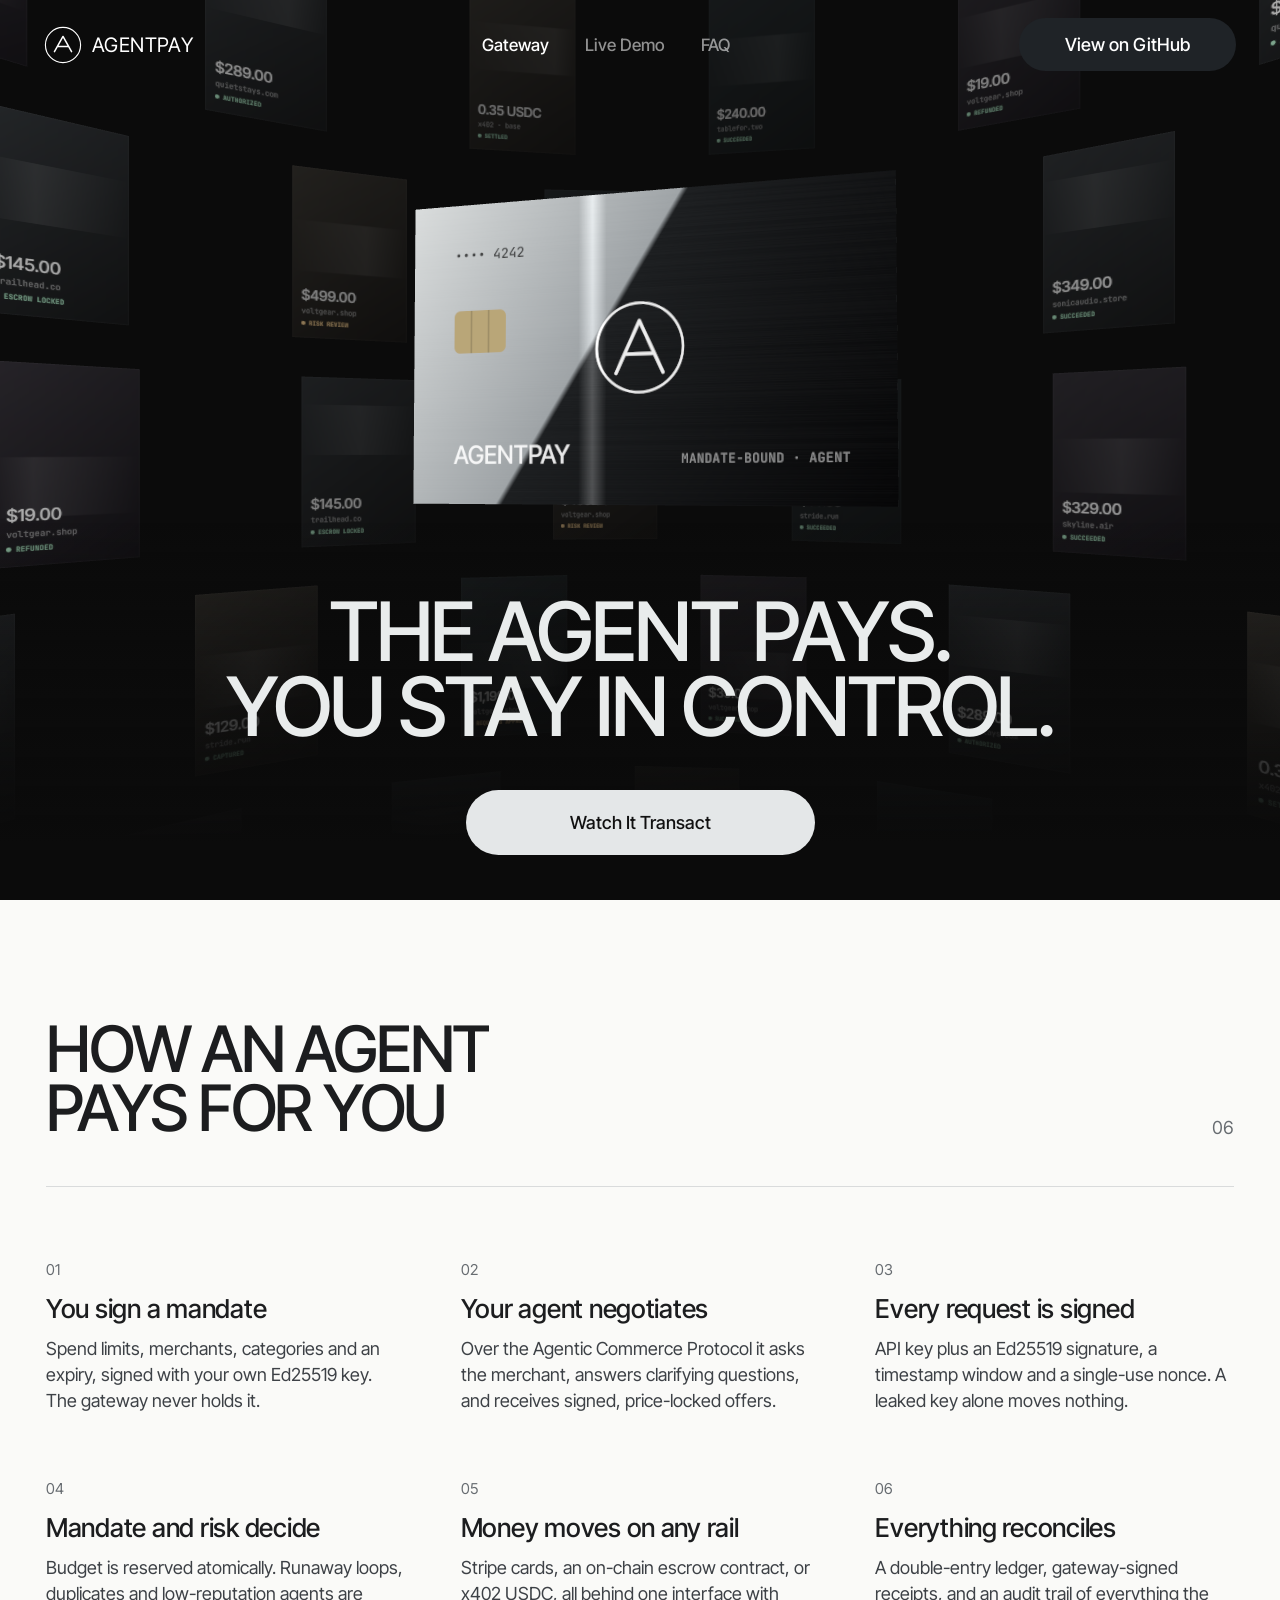
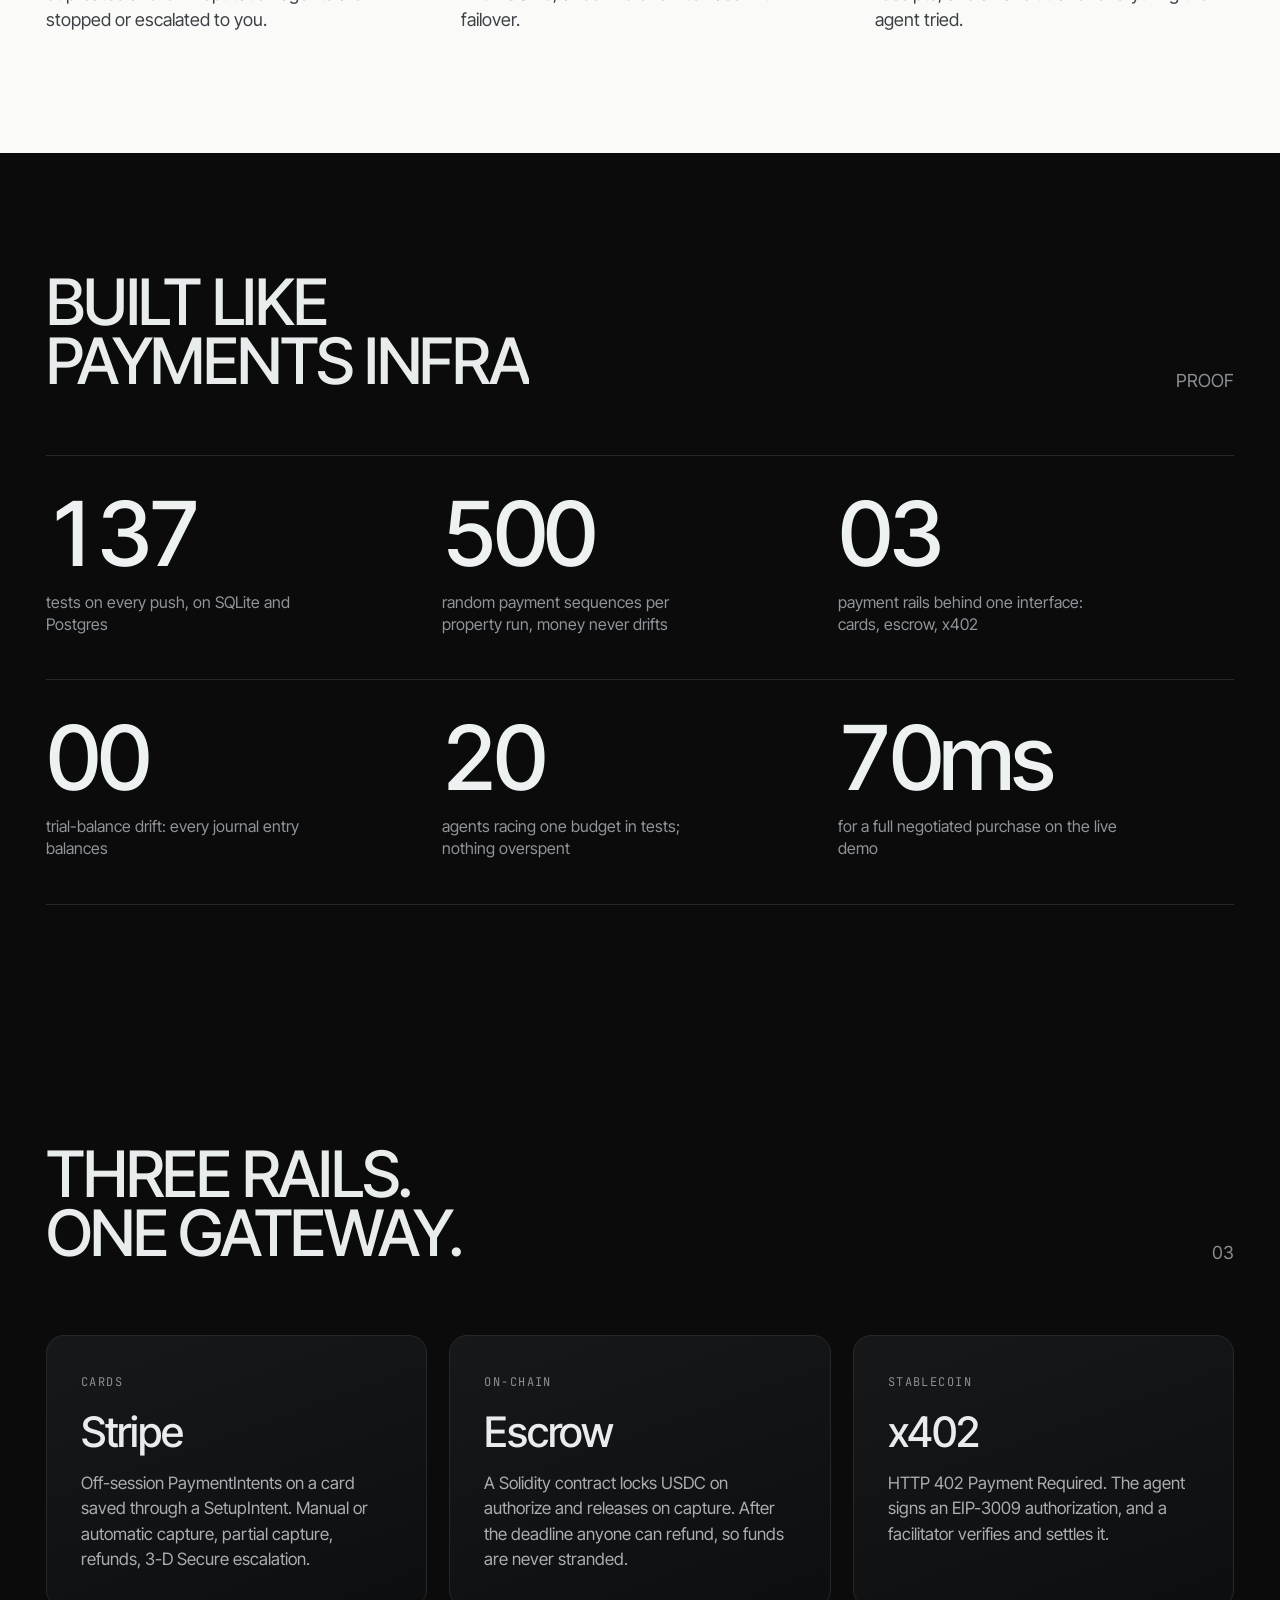
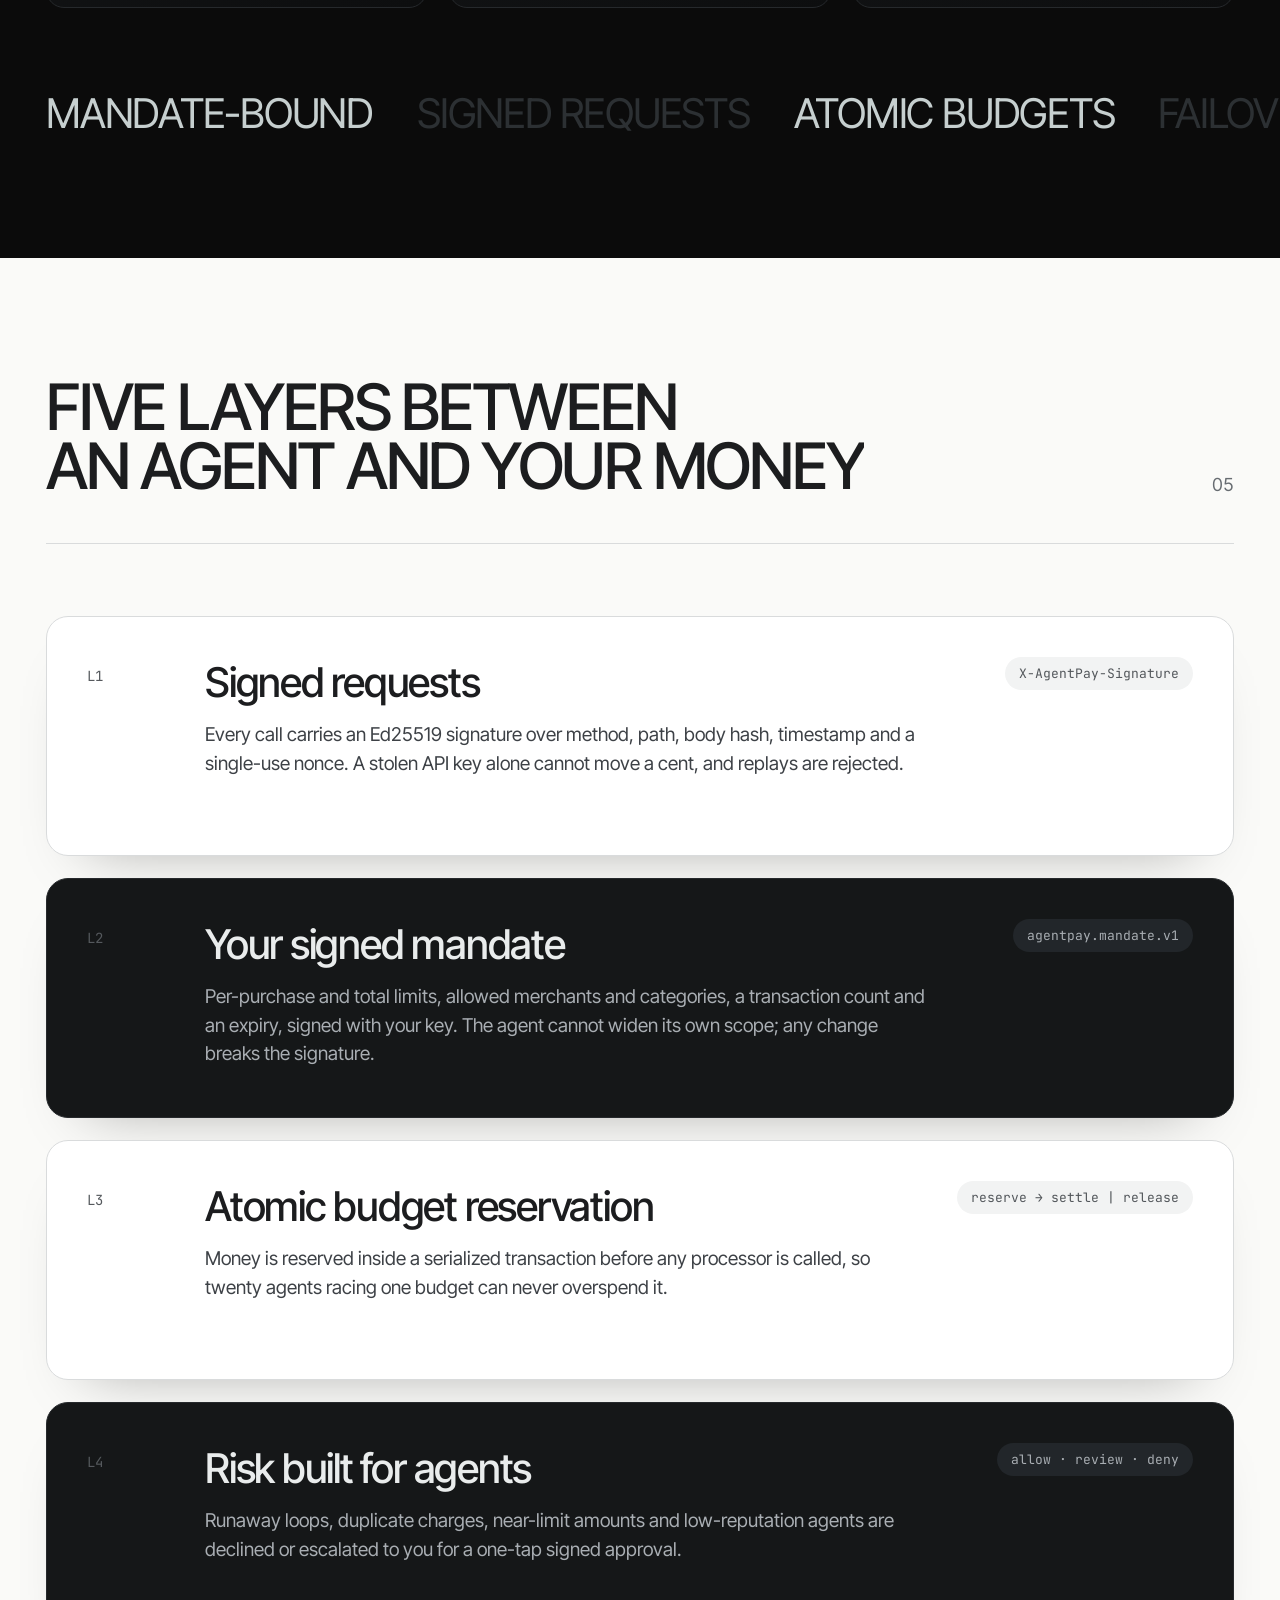
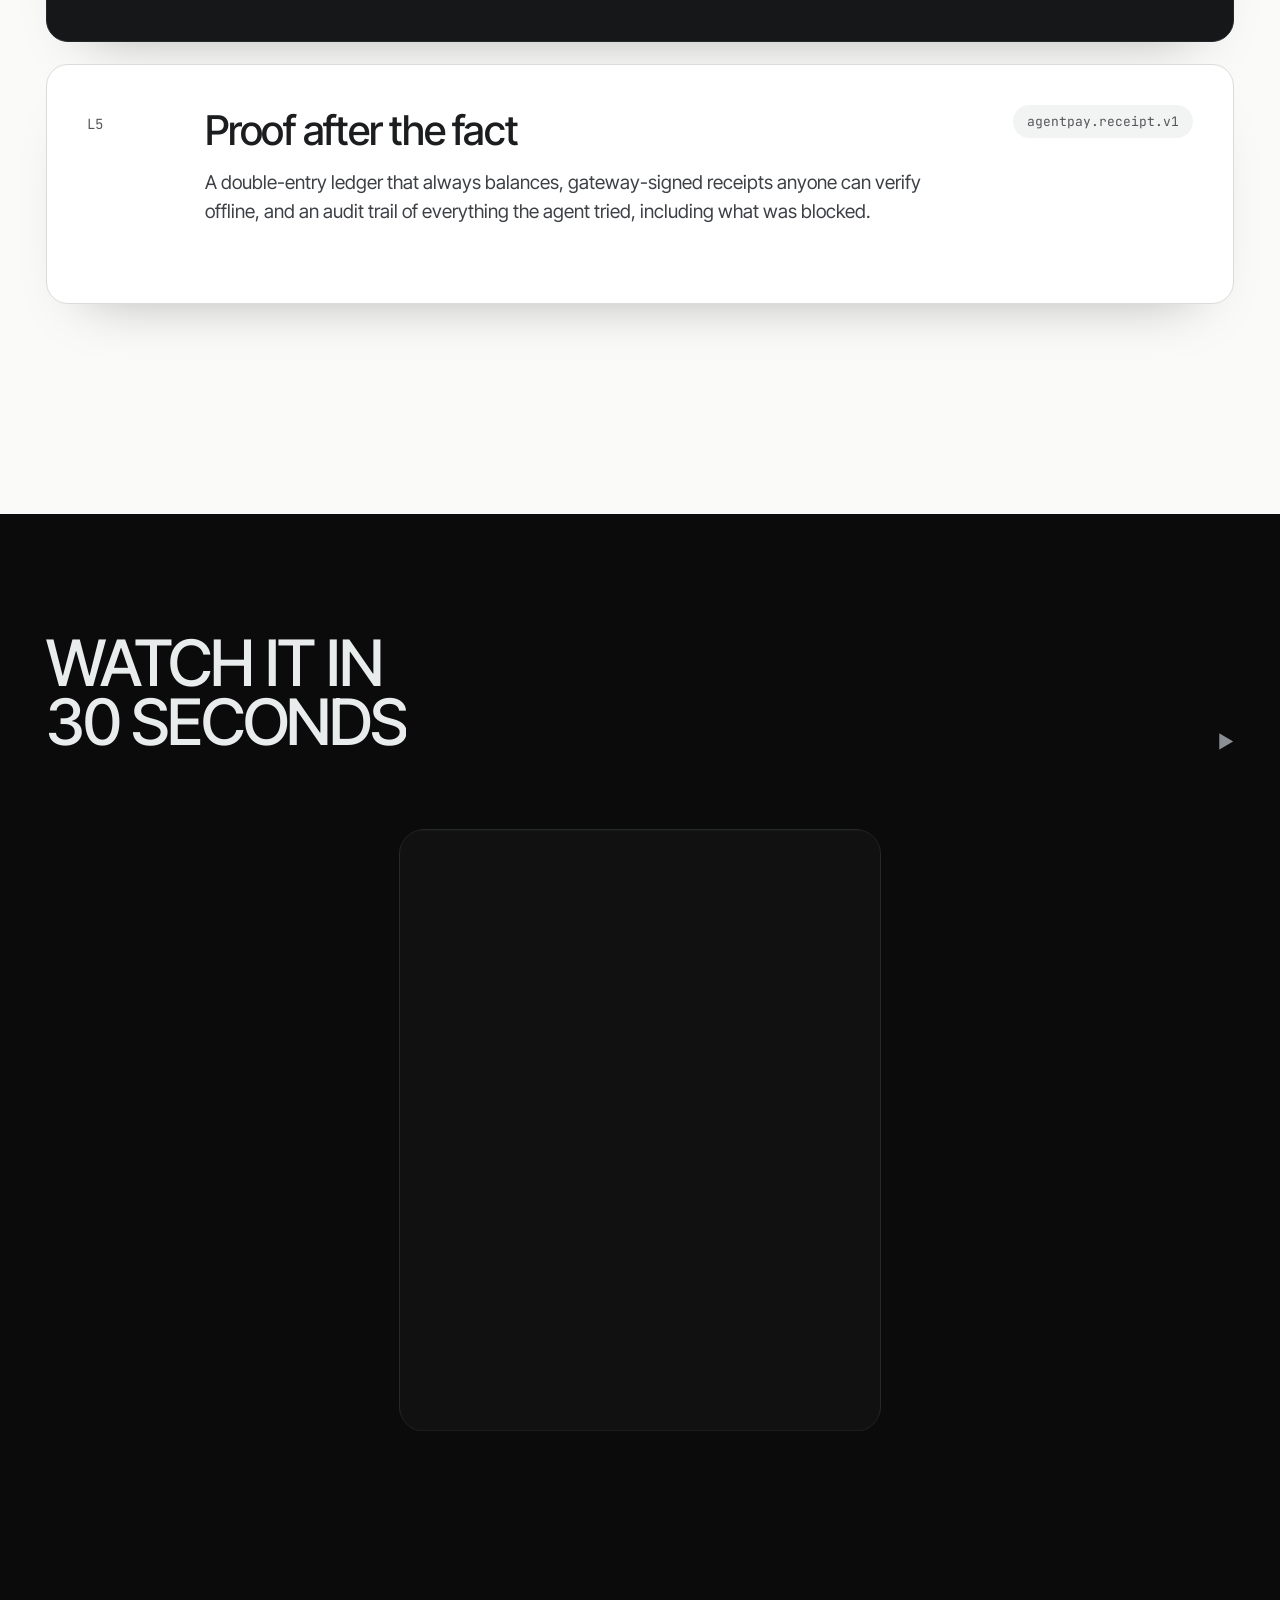
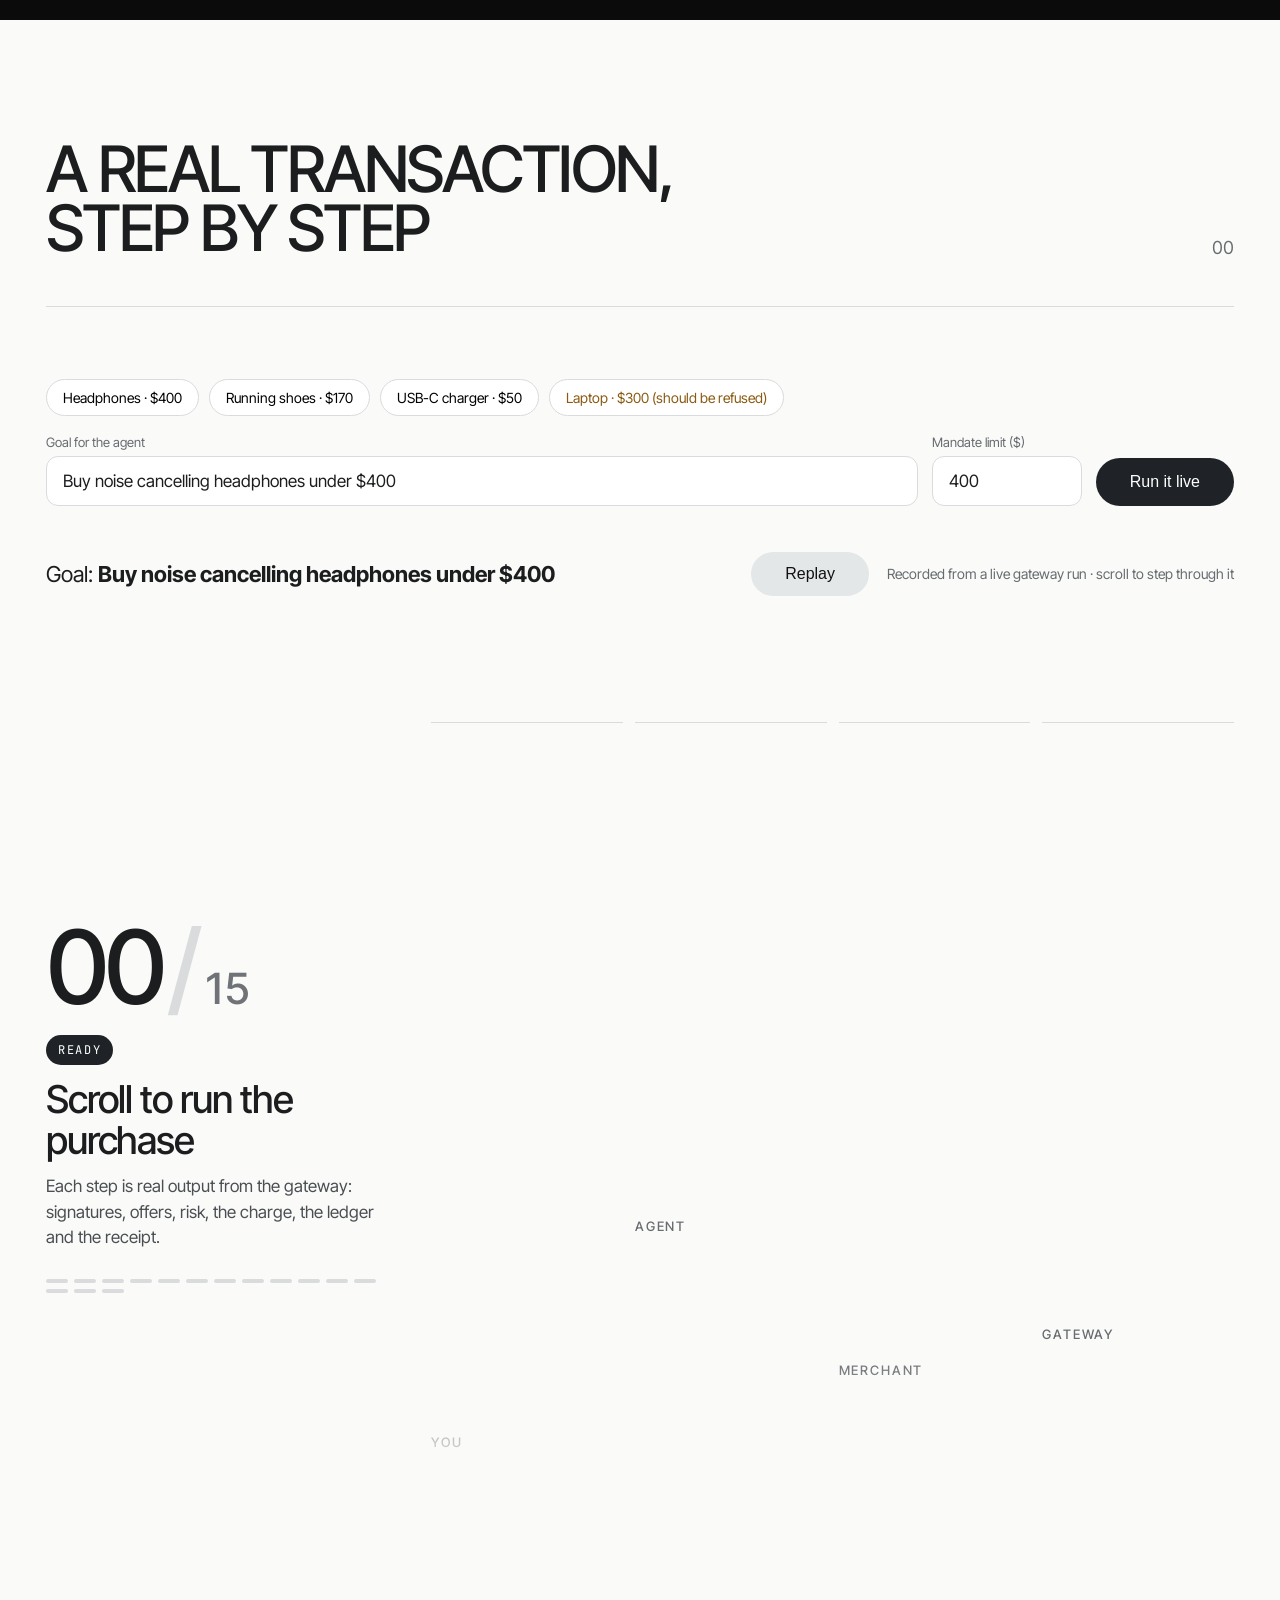
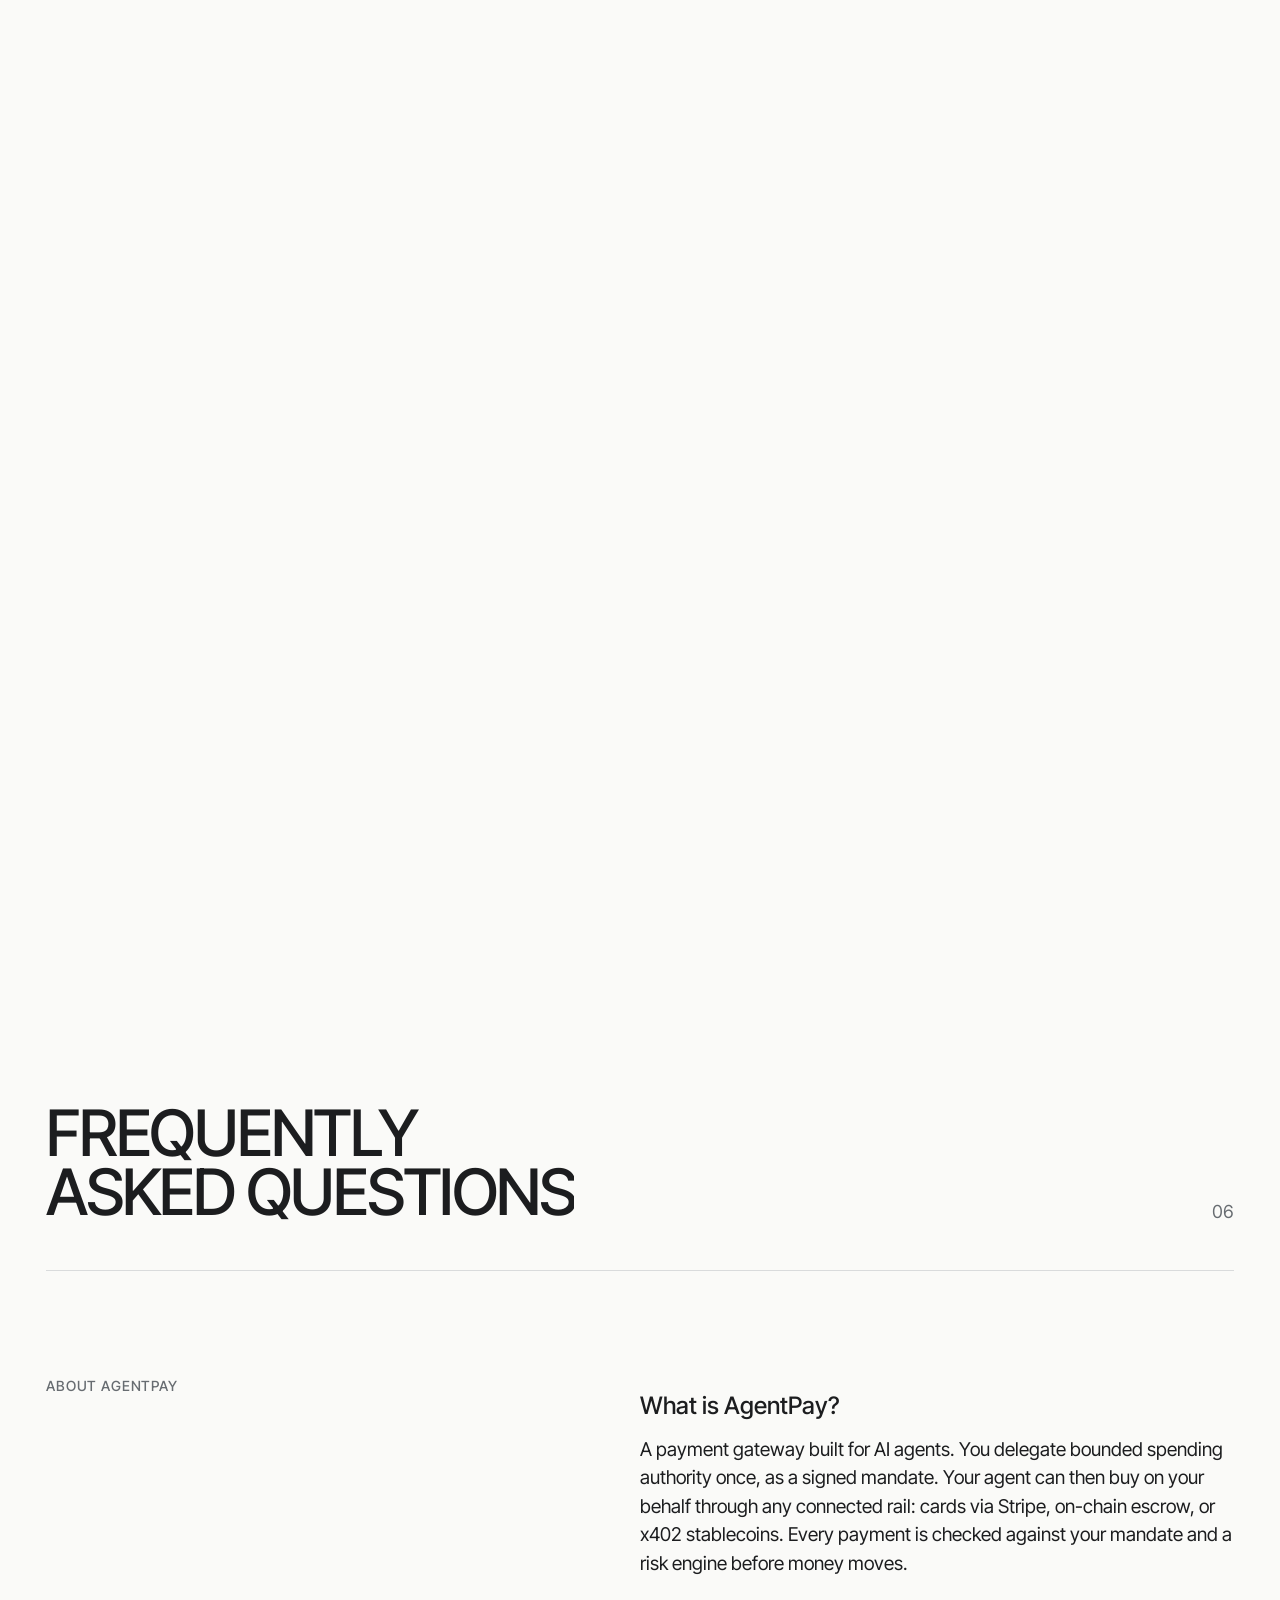
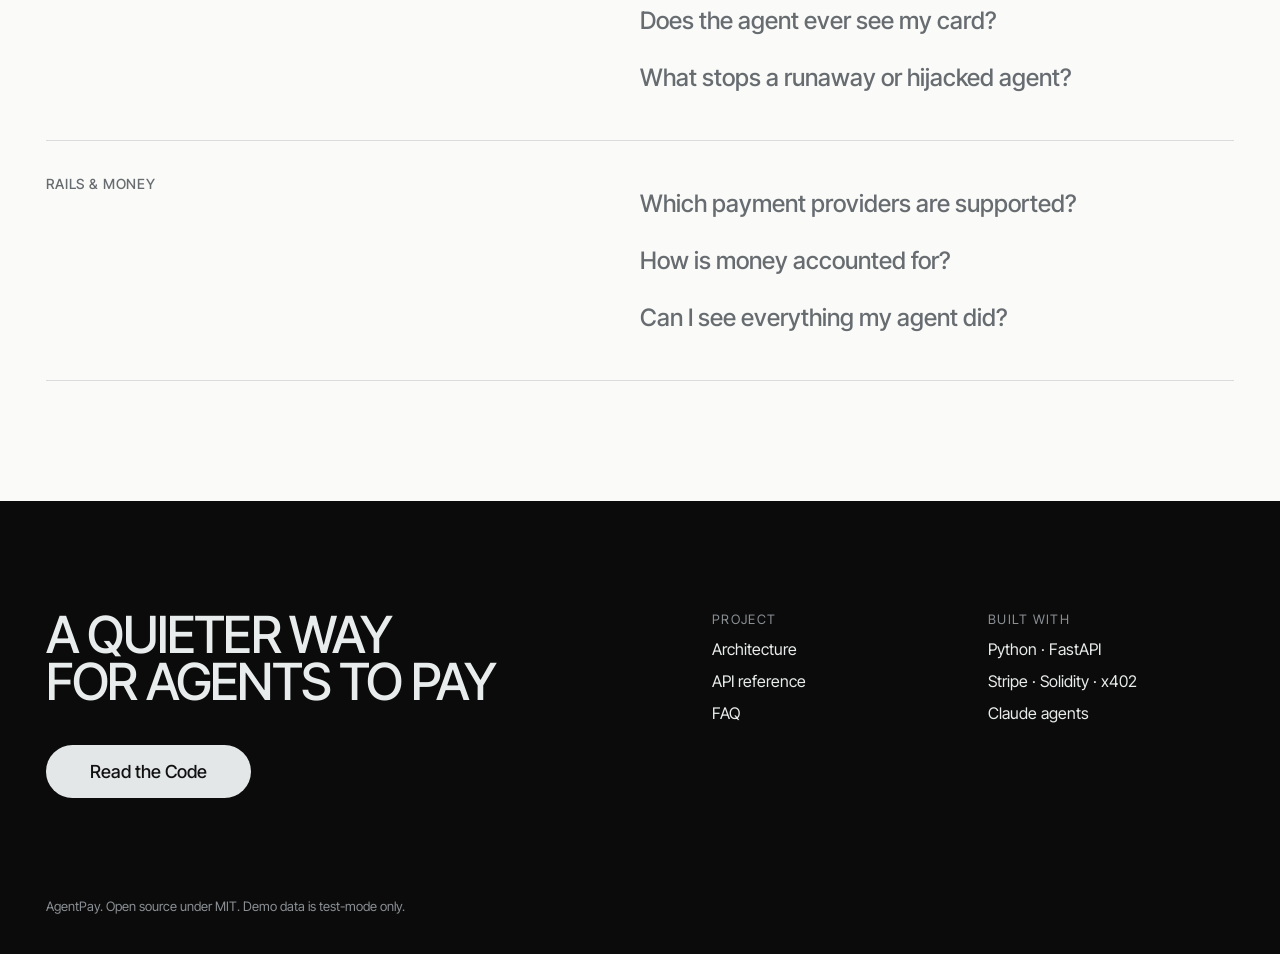
<file: web/index.html>
<!doctype html>
<html lang="en">
<head>
<meta charset="utf-8">
<meta name="viewport" content="width=device-width, initial-scale=1">
<title>AgentPay | Agentic Payments Gateway</title>
<link rel="icon" href="data:image/svg+xml,%3Csvg xmlns=%22http://www.w3.org/2000/svg%22 viewBox=%220 0 32 32%22%3E%3Ccircle cx=%2216%22 cy=%2216%22 r=%2215%22 fill=%22%230b0b0b%22/%3E%3Cpath d=%22M9 24 16 7l7 17M11.5 18h9%22 stroke=%22white%22 stroke-width=%221.6%22 fill=%22none%22/%3E%3C/svg%3E">
<meta name="description" content="A contactless, mandate-bound payment gateway that lets AI agents pay on your behalf: cards via Stripe, on-chain escrow, and x402 stablecoins.">
<link rel="preconnect" href="https://fonts.googleapis.com">
<link href="https://fonts.googleapis.com/css2?family=Inter+Tight:wght@400;500;600;700&family=JetBrains+Mono:wght@400;500&display=swap" rel="stylesheet">
<link rel="stylesheet" href="vendor/lenis.css">
<link rel="stylesheet" href="styles.css">
<script type="importmap">{"imports":{"three":"./vendor/three.module.min.js"}}</script>
</head>
<body>

<nav class="nav" id="nav">
  <a class="nav-logo" href="#top" aria-label="AgentPay home">
    <svg viewBox="0 0 40 40" width="38" height="38" aria-hidden="true"><circle cx="20" cy="20" r="18.5" fill="none" stroke="currentColor" stroke-width="1.2"/><path d="M11 27 L20 11 L29 27 M14.5 21.5 H25.5" fill="none" stroke="currentColor" stroke-width="1.6" stroke-linecap="round" stroke-linejoin="round"/></svg>
    <span>AGENTPAY</span>
  </a>
  <div class="nav-links">
    <a href="#how" class="is-current">Gateway</a>
    <a href="#demo">Live Demo</a>
    <a href="#faq">FAQ</a>
  </div>
  <a class="pill pill-dark" href="https://github.com/tanvisht/Agentic-Payments-Gateway" target="_blank" rel="noopener">View on GitHub</a>
</nav>

<header class="hero" id="top">
  <canvas id="tunnel" aria-label="3D tunnel of agent transactions orbiting a payment card"></canvas>
  <div class="hero-shade"></div>
  <div class="hero-copy" data-scrub="hero">
    <h1>THE AGENT PAYS.<br>YOU STAY IN CONTROL.</h1>
    <a class="pill pill-light" href="#demo">Watch It Transact</a>
  </div>
</header>

<main>
  <section class="light" id="how">
    <div class="sec-head" data-reveal="fade"><h2 data-reveal="lines">HOW AN AGENT<br>PAYS FOR YOU</h2><span class="count" data-count="6">06</span></div>
    <hr>
    <div class="steps" data-stagger>
      <div class="step"><span class="num">01</span><h3>You sign a mandate</h3><p>Spend limits, merchants, categories and an expiry, signed with your own Ed25519 key. The gateway never holds it.</p></div>
      <div class="step"><span class="num">02</span><h3>Your agent negotiates</h3><p>Over the Agentic Commerce Protocol it asks the merchant, answers clarifying questions, and receives signed, price-locked offers.</p></div>
      <div class="step"><span class="num">03</span><h3>Every request is signed</h3><p>API key plus an Ed25519 signature, a timestamp window and a single-use nonce. A leaked key alone moves nothing.</p></div>
      <div class="step"><span class="num">04</span><h3>Mandate and risk decide</h3><p>Budget is reserved atomically. Runaway loops, duplicates and low-reputation agents are stopped or escalated to you.</p></div>
      <div class="step"><span class="num">05</span><h3>Money moves on any rail</h3><p>Stripe cards, an on-chain escrow contract, or x402 USDC, all behind one interface with failover.</p></div>
      <div class="step"><span class="num">06</span><h3>Everything reconciles</h3><p>A double-entry ledger, gateway-signed receipts, and an audit trail of everything the agent tried.</p></div>
    </div>
  </section>

  <section class="dark stats">
    <div class="sec-head" data-reveal="fade"><h2 data-reveal="lines">BUILT LIKE<br>PAYMENTS INFRA</h2><span class="count">PROOF</span></div>
    <div class="stat-grid" data-stagger>
      <div class="stat"><b data-count="137">137</b><span>tests on every push, on SQLite and Postgres</span></div>
      <div class="stat"><b data-count="500">500</b><span>random payment sequences per property run, money never drifts</span></div>
      <div class="stat"><b data-count="3">3</b><span>payment rails behind one interface: cards, escrow, x402</span></div>
      <div class="stat"><b data-count="0">0</b><span>trial-balance drift: every journal entry balances</span></div>
      <div class="stat"><b data-count="20">20</b><span>agents racing one budget in tests; nothing overspent</span></div>
      <div class="stat"><b data-count="70" data-suffix="ms">70ms</b><span>for a full negotiated purchase on the live demo</span></div>
    </div>
  </section>

  <section class="dark rails">
    <div class="sec-head" data-reveal="fade"><h2 data-reveal="lines">THREE RAILS.<br>ONE GATEWAY.</h2><span class="count" data-count="3">03</span></div>
    <div class="rail-grid" data-stagger>
      <article><span class="tag">Cards</span><h3>Stripe</h3><p>Off-session PaymentIntents on a card saved through a SetupIntent. Manual or automatic capture, partial capture, refunds, 3-D Secure escalation.</p></article>
      <article><span class="tag">On-chain</span><h3>Escrow</h3><p>A Solidity contract locks USDC on authorize and releases on capture. After the deadline anyone can refund, so funds are never stranded.</p></article>
      <article><span class="tag">Stablecoin</span><h3>x402</h3><p>HTTP 402 Payment Required. The agent signs an EIP-3009 authorization, and a facilitator verifies and settles it.</p></article>
    </div>
    <ul class="ticker" aria-hidden="true" data-velocity><li>Mandate-bound</li><li>Signed requests</li><li>Atomic budgets</li><li>Failover routing</li><li>Double-entry ledger</li><li>Signed receipts</li><li>Agent reputation</li><li>Full audit trail</li></ul>
  </section>

  <section class="light layers">
    <div class="sec-head" data-reveal="fade"><h2 data-reveal="lines">FIVE LAYERS BETWEEN<br>AN AGENT AND YOUR MONEY</h2><span class="count" data-count="5">05</span></div>
    <hr>
    <div class="stack">
      <article class="layer" style="--k:0"><span class="num">L1</span><div><h3>Signed requests</h3><p>Every call carries an Ed25519 signature over method, path, body hash, timestamp and a single-use nonce. A stolen API key alone cannot move a cent, and replays are rejected.</p></div><code>X-AgentPay-Signature</code></article>
      <article class="layer" style="--k:1"><span class="num">L2</span><div><h3>Your signed mandate</h3><p>Per-purchase and total limits, allowed merchants and categories, a transaction count and an expiry, signed with your key. The agent cannot widen its own scope; any change breaks the signature.</p></div><code>agentpay.mandate.v1</code></article>
      <article class="layer" style="--k:2"><span class="num">L3</span><div><h3>Atomic budget reservation</h3><p>Money is reserved inside a serialized transaction before any processor is called, so twenty agents racing one budget can never overspend it.</p></div><code>reserve → settle | release</code></article>
      <article class="layer" style="--k:3"><span class="num">L4</span><div><h3>Risk built for agents</h3><p>Runaway loops, duplicate charges, near-limit amounts and low-reputation agents are declined or escalated to you for a one-tap signed approval.</p></div><code>allow · review · deny</code></article>
      <article class="layer" style="--k:4"><span class="num">L5</span><div><h3>Proof after the fact</h3><p>A double-entry ledger that always balances, gateway-signed receipts anyone can verify offline, and an audit trail of everything the agent tried, including what was blocked.</p></div><code>agentpay.receipt.v1</code></article>
    </div>
  </section>

  <section class="dark film">
    <div class="sec-head" data-reveal="fade"><h2 data-reveal="lines">WATCH IT IN<br>30 SECONDS</h2><span class="count">▶</span></div>
    <video data-scrub="scale" class="film-v" src="media/demo.mp4" autoplay muted loop playsinline preload="metadata" aria-label="Phone film: you set a $400 agent spending limit, swipe to sign the mandate, and the agent pays $349.00 with $51.00 left"></video>
  </section>

  <section class="light" id="demo">
    <div class="sec-head" data-reveal="fade"><h2 data-reveal="lines">A REAL TRANSACTION,<br>STEP BY STEP</h2><span class="count" id="demo-count">00</span></div>
    <hr>
    <form class="run" id="run-form" autocomplete="off" data-reveal="up">
      <div class="chips" role="group" aria-label="Example goals">
        <button type="button" class="chip" data-goal="Buy noise cancelling headphones under $400" data-budget="400">Headphones · $400</button>
        <button type="button" class="chip" data-goal="Running shoes, size 10" data-budget="170">Running shoes · $170</button>
        <button type="button" class="chip" data-goal="A usb-c charger" data-budget="50">USB-C charger · $50</button>
        <button type="button" class="chip warn" data-goal="Buy a laptop" data-budget="300">Laptop · $300 (should be refused)</button>
      </div>
      <div class="run-row">
        <label class="field grow"><span>Goal for the agent</span><input id="goal-in" maxlength="160" value="Buy noise cancelling headphones under $400"></label>
        <label class="field"><span>Mandate limit ($)</span><input id="budget-in" type="number" min="1" max="1500" step="1" value="400"></label>
        <button class="pill pill-dark" id="run-btn" type="submit">Run it live</button>
      </div>
    </form>
    <div class="demo-top">
      <p class="goal">Goal: <strong id="goal">…</strong></p>
      <div class="demo-ctl"><button class="pill pill-light" id="play" type="button">Replay</button><span class="small" id="demo-note" aria-live="polite">Recorded from a live gateway run · scroll to step through it</span></div>
    </div>
    <div class="tx-stage" id="tx-stage">
      <div class="tx-sticky">
        <div class="tx-caption" aria-live="polite">
          <div class="tx-step"><span id="tx-n">00</span><i>/</i><span id="tx-total">00</span></div>
          <span class="tx-actor" id="tx-actor">Ready</span>
          <h3 class="tx-title" id="tx-title">Scroll to run the purchase</h3>
          <p class="tx-detail" id="tx-detail">Each step below is real output from the gateway: signatures, offers, risk, the charge, the ledger and the receipt.</p>
          <div class="tx-rail" id="tx-rail" aria-hidden="true"></div>
        </div>
        <div class="lanes" id="lanes">
          <div class="lane" data-actor="principal"><h4>You</h4></div>
          <div class="lane" data-actor="agent"><h4>Agent</h4></div>
          <div class="lane" data-actor="merchant"><h4>Merchant</h4></div>
          <div class="lane" data-actor="gateway"><h4>Gateway</h4></div>
        </div>
      </div>
    </div>
    <div class="result" id="result"></div>
  </section>

  <section class="light" id="faq">
    <div class="sec-head" data-reveal="fade"><h2 data-reveal="lines">FREQUENTLY<br>ASKED QUESTIONS</h2><span class="count" id="faq-count">00</span></div>
    <hr>
    <div class="faq-group" data-reveal="up"><h3 class="faq-h">ABOUT AGENTPAY</h3><div class="acc">
      <details open><summary>What is AgentPay?</summary><p>A payment gateway built for AI agents. You delegate bounded spending authority once, as a signed mandate. Your agent can then buy on your behalf through any connected rail: cards via Stripe, on-chain escrow, or x402 stablecoins. Every payment is checked against your mandate and a risk engine before money moves.</p></details>
      <details><summary>Does the agent ever see my card?</summary><p>No. You save a card once through a Stripe SetupIntent in your own browser. The agent only ever holds its own signing key and a narrow set of tools: search, check mandate, buy an offer. It cannot even choose a raw amount, only a merchant-signed offer price.</p></details>
      <details><summary>What stops a runaway or hijacked agent?</summary><p>Five independent layers: request signatures with single-use nonces, the signed mandate (limits, merchants, categories, expiry), atomic budget reservation, a risk engine tuned to agent failure modes (velocity, duplicates, near-limit amounts, low reputation), and escalation to you above any threshold you choose.</p></details>
    </div></div>
    <div class="faq-group" data-reveal="up"><h3 class="faq-h">RAILS &amp; MONEY</h3><div class="acc">
      <details><summary>Which payment providers are supported?</summary><p>Stripe for cards today, plus an on-chain escrow rail (Solidity, USDC) and x402 stablecoin payments. New processors implement six methods behind one interface. The gateway handles routing, circuit breakers and failover on retryable errors.</p></details>
      <details><summary>How is money accounted for?</summary><p>Every movement is a balanced double-entry journal. Balances are derived, never stored, and the trial balance must always be zero. Property-based tests throw thousands of random payment, capture, cancel and refund sequences at the gateway to prove it.</p></details>
      <details><summary>Can I see everything my agent did?</summary><p>Yes. The per-mandate audit shows what you authorized next to every attempt the agent made, including ones that were blocked. It re-checks each payment against your signed scope and reports what the agent's reasoning cost in LLM tokens.</p></details>
    </div></div>
  </section>
</main>

<footer class="footer">
  <div class="foot-left"><h2 data-reveal="lines">A QUIETER WAY<br>FOR AGENTS TO PAY</h2><a class="pill pill-light" href="https://github.com/tanvisht/Agentic-Payments-Gateway" target="_blank" rel="noopener">Read the Code</a></div>
  <div class="foot-cols" data-stagger>
    <div><span>PROJECT</span><a href="https://github.com/tanvisht/Agentic-Payments-Gateway#3-system-architecture">Architecture</a><a href="https://github.com/tanvisht/Agentic-Payments-Gateway#13-api-reference">API reference</a><a href="#faq">FAQ</a></div>
    <div><span>BUILT WITH</span><span>Python · FastAPI</span><span>Stripe · Solidity · x402</span><span>Claude agents</span></div>
  </div>
  <p class="fine">AgentPay. Open source under MIT. Demo data is test-mode only.</p>
</footer>

<script src="vendor/lenis.min.js" defer></script>
<script type="module" src="tunnel.js"></script>
<script src="motion.js" defer></script>
<script src="app.js" defer></script>
</body>
</html>
</file>
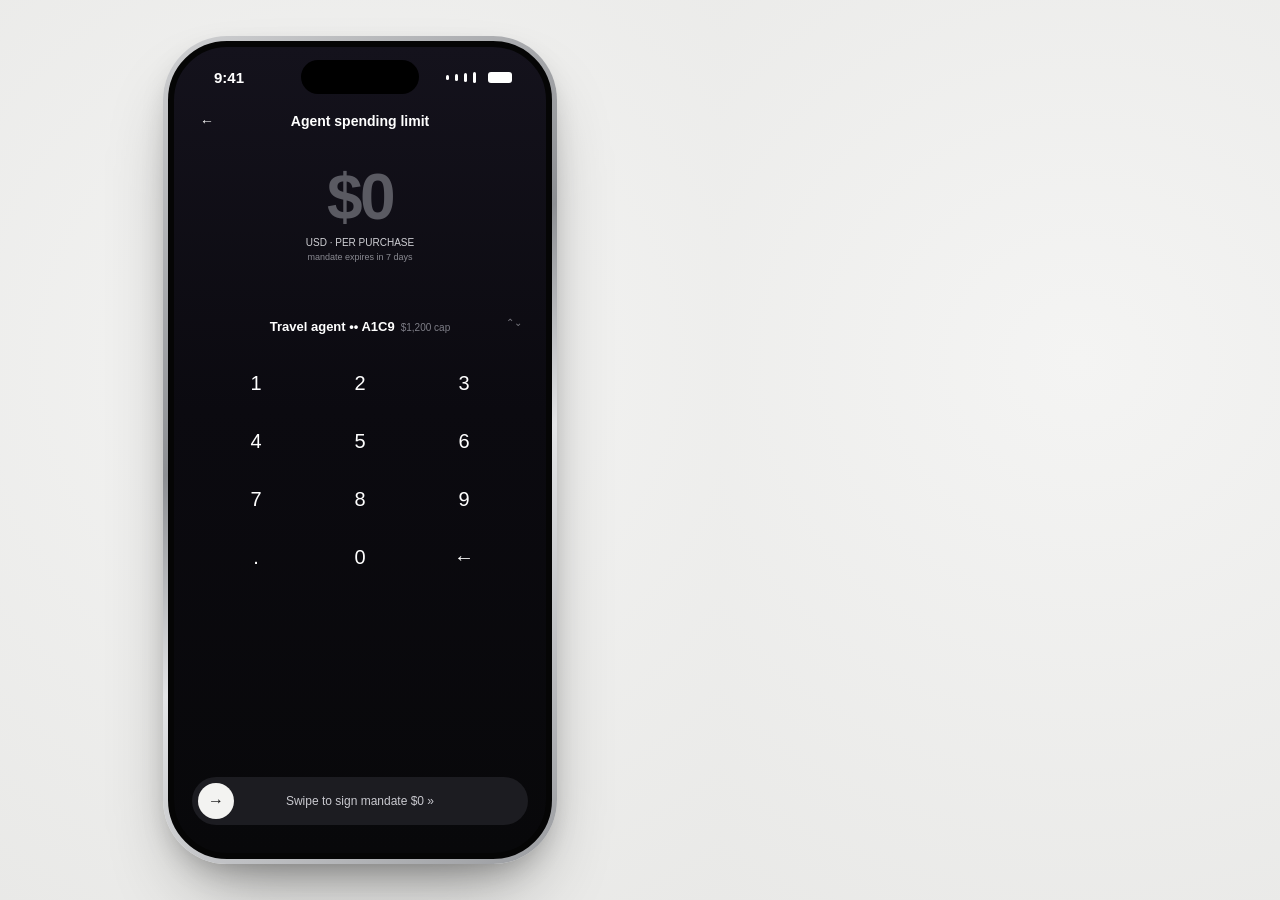
<file: scripts/film/phone.html>
<!doctype html>
<!-- Deterministic phone-flow film for the "Watch it in 30 seconds" section.
     window.renderAt(t) draws the frame at time t (seconds); render-phone.cjs captures frames. -->
<html><head><meta charset="utf-8">
<style>
@font-face{font-family:Inter;src:local("Inter")}
*{box-sizing:border-box;margin:0;padding:0}
html,body{width:720px;height:900px;overflow:hidden;background:radial-gradient(120% 90% at 50% 40%,#f4f4f3,#e6e6e4);font-family:Inter,"Helvetica Neue",Arial,sans-serif;-webkit-font-smoothing:antialiased}
.phone{position:absolute;left:163px;top:36px;width:394px;height:828px;border-radius:64px;background:linear-gradient(145deg,#cfd0d2,#8d8f93 40%,#e3e4e6 60%,#9a9ca0);padding:5px;box-shadow:0 40px 80px -30px rgba(0,0,0,.45),0 12px 30px -10px rgba(0,0,0,.25)}
.screen{position:relative;width:100%;height:100%;border-radius:59px;overflow:hidden;background:linear-gradient(180deg,#14121c 0%,#0b0a10 45%,#08080a 100%);border:6px solid #050505}
.status{position:absolute;top:22px;left:40px;right:34px;display:flex;justify-content:space-between;color:#fff;font-size:15px;font-weight:600;z-index:20}
.island{position:absolute;top:13px;left:50%;width:118px;height:34px;margin-left:-59px;border-radius:20px;background:#000;z-index:21}
.icons{display:flex;gap:6px;align-items:center}
.icons i{display:block;background:#fff;border-radius:2px}
.layer{position:absolute;inset:0}
.top{position:absolute;top:66px;left:0;right:0;text-align:center;color:#fff;font-size:14px;font-weight:600}
.top .back{position:absolute;left:26px;top:0;font-weight:400}
.amt{position:absolute;top:118px;left:0;right:0;text-align:center;color:#fff}
.amt b{display:block;font-size:64px;font-weight:700;letter-spacing:-2.5px;line-height:1}
.amt small{display:block;font-size:10px;margin-top:8px;color:#cfcfd4}
.amt em{display:block;font-style:normal;font-size:9px;margin-top:4px;color:#8a8a92}
.picker{position:absolute;top:250px;left:0;right:0;height:60px;overflow:hidden}
.picker .row{position:absolute;left:0;right:0;text-align:center;color:#fff;font-size:13px;font-weight:600;height:20px;line-height:20px}
.picker .row span{color:#7d7d86;font-weight:400;font-size:10px;margin-left:6px}
.picker .chev{position:absolute;right:24px;top:20px;color:#77777f;font-size:10px}
.pad{position:absolute;top:318px;left:30px;right:30px;display:grid;grid-template-columns:repeat(3,1fr);row-gap:22px;color:#fff;font-size:20px;text-align:center}
.pad div{height:36px;line-height:36px;position:relative}
.pad div.hit::before{content:"";position:absolute;left:50%;top:50%;width:38px;height:38px;margin:-19px 0 0 -19px;border-radius:50%;background:rgba(255,255,255,.22)}
.swipe{position:absolute;left:18px;right:18px;bottom:28px;height:48px;border-radius:26px;background:#1c1c21;overflow:hidden}
.swipe .fill{position:absolute;left:0;top:0;bottom:0;border-radius:26px;background:linear-gradient(90deg,#1f3b2b,#2d6a47)}
.swipe .knob{position:absolute;top:6px;width:36px;height:36px;border-radius:50%;background:#f3f3f1;color:#111;display:flex;align-items:center;justify-content:center;font-size:16px;font-weight:700}
.swipe .label{position:absolute;inset:0;text-align:center;line-height:48px;color:#c9c9cf;font-size:12px}
.touch{position:absolute;width:30px;height:30px;margin:-15px 0 0 -15px;border-radius:50%;background:rgba(150,150,160,.55);border:1px solid rgba(255,255,255,.35);z-index:30}
.glow{position:absolute;left:-40px;right:-40px;height:360px;filter:blur(34px)}
.glow i{position:absolute;border-radius:50%}
.tag{position:absolute;left:0;right:0;text-align:center;font:600 9.5px/1 "DejaVu Sans Mono",monospace;letter-spacing:2.2px;color:#e8e8ec}
.chip{display:inline-flex;align-items:center;gap:7px;padding:7px 12px;border-radius:14px;background:rgba(40,200,110,.12);color:#5ee39a}
.ok{width:12px;height:12px;border-radius:50%;background:#5ee39a;display:inline-block;position:relative}
.ok::after{content:"";position:absolute;left:3.5px;top:2px;width:3px;height:6px;border:solid #0b1a12;border-width:0 1.6px 1.6px 0;transform:rotate(45deg)}
.card{position:absolute;left:44px;top:110px;width:282px;height:420px;border-radius:18px;background:
 radial-gradient(60% 40% at 70% 75%,rgba(255,255,255,.10),transparent 70%),
 radial-gradient(80% 50% at 20% 10%,rgba(255,255,255,.07),transparent 70%),
 linear-gradient(160deg,#2a2a2e,#18181b 55%,#101012);box-shadow:0 30px 60px -20px rgba(0,0,0,.8),inset 0 0 0 1px rgba(255,255,255,.06);overflow:hidden}
.card::before{content:"";position:absolute;inset:0;opacity:.35;background-image:url("data:image/svg+xml;utf8,<svg xmlns='http://www.w3.org/2000/svg' width='160' height='160'><filter id='n'><feTurbulence type='fractalNoise' baseFrequency='.9' numOctaves='3' stitchTiles='stitch'/><feColorMatrix values='0 0 0 0 1 0 0 0 0 1 0 0 0 0 1 0 0 0 .55 0'/></filter><rect width='160' height='160' filter='url(%23n)'/></svg>")}
.card .sheen{position:absolute;inset:-40%;background:linear-gradient(115deg,transparent 40%,rgba(255,255,255,.10) 50%,transparent 60%)}
.card .emv{position:absolute;left:22px;top:22px;width:38px;height:28px;border-radius:6px;background:linear-gradient(135deg,#e6e6e6,#9d9d9d);box-shadow:inset 0 0 0 1px rgba(0,0,0,.25)}
.card .emv::after{content:"";position:absolute;inset:7px 9px;border:1px solid rgba(0,0,0,.3);border-radius:2px}
.card .nfc{position:absolute;left:68px;top:28px;color:#8b8b90;font-size:12px}
.card .brand{position:absolute;right:22px;top:28px;font:500 9px/1 "DejaVu Sans Mono",monospace;letter-spacing:3px;color:#8b8b90}
.card .logo{position:absolute;left:22px;bottom:22px;display:flex;align-items:center;gap:8px;color:#fff;font-size:20px;font-weight:600;letter-spacing:.5px}
.card .logo i{width:22px;height:22px;border-radius:50%;border:1.5px solid #fff;display:flex;align-items:center;justify-content:center;font-style:normal;font-size:13px;font-weight:400}
.card .num{position:absolute;right:22px;bottom:28px;font:500 10px/1 "DejaVu Sans Mono",monospace;letter-spacing:2px;color:#9c9ca2}
.res{position:absolute;left:0;right:0;top:548px;text-align:center;color:#fff}
.res b{display:block;font-size:44px;font-weight:700;letter-spacing:-1.5px}
.pill{display:inline-block;margin-top:10px;padding:6px 10px;border-radius:12px;background:#1d1d22;color:#b8b8bf;font-size:10.5px}
.pill strong{color:#fff;margin-left:3px}
.done{position:absolute;left:18px;right:18px;bottom:28px;height:46px;border-radius:24px;background:#f2f2ef;color:#111;text-align:center;line-height:46px;font-size:14px;font-weight:500}
</style></head><body>
<div class="phone"><div class="screen" id="screen">
  <div class="island"></div>
  <div class="status"><span>9:41</span><span class="icons"><i style="width:3px;height:5px"></i><i style="width:3px;height:7px"></i><i style="width:3px;height:9px"></i><i style="width:3px;height:11px;margin-right:6px"></i><i style="width:24px;height:11px;border-radius:3px"></i></span></div>

  <div class="layer" id="entry">
    <div class="top"><span class="back">←</span>Agent spending limit</div>
    <div class="amt"><b id="amt">$0</b><small>USD · PER PURCHASE</small><em id="sub">mandate expires in 7 days</em></div>
    <div class="picker"><div id="rows"></div><span class="chev">⌃⌄</span></div>
    <div class="pad" id="pad"></div>
    <div class="swipe"><div class="fill" id="fill"></div><div class="label" id="slabel"></div><div class="knob" id="knob">→</div></div>
  </div>

  <div class="layer" id="glowL"><div class="glow" id="glow"><i style="left:6%;top:30%;width:46%;height:70%;background:#1fd66f"></i><i style="left:30%;top:20%;width:44%;height:80%;background:#ffe2c4"></i><i style="left:58%;top:26%;width:46%;height:70%;background:#ff3b30"></i></div></div>
  <div class="tag" id="tag1" style="top:395px">● AGENT PURCHASING · $349.00</div>
  <div class="tag" id="tag2" style="top:395px"><span class="ok" style="vertical-align:-2px;margin-right:6px"></span>PAYMENT CONFIRMED</div>

  <div class="layer" id="done">
    <div class="tag" style="top:62px"><span class="chip"><span class="ok"></span>PAYMENT CONFIRMED</span></div>
    <div class="card" id="card"><div class="sheen" id="sheen"></div><div class="emv"></div><div class="nfc">))</div><div class="brand">MANDATE</div>
      <div class="num">•••• 4242</div><div class="logo"><i>A</i>agentpay</div></div>
    <div class="res"><b id="paid">$0.00</b><span class="pill" id="pill">Mandate left <strong>$51.00</strong></span></div>
    <div class="done" id="donebtn">Done</div>
  </div>
  <div class="touch" id="touch"></div>
</div></div>
<script>
const $=id=>document.getElementById(id);
const keys=["1","2","3","4","5","6","7","8","9",".","0","←"];
$("pad").innerHTML=keys.map(k=>`<div data-k="${k}">${k}</div>`).join("");
const agents=[["Travel agent","•• A1C9","$1,200 cap"],["Shopping agent","•• 7F2E","$400 cap"],["Research agent","•• 03BD","$50 cap"]];
$("rows").innerHTML=agents.map(a=>`<div class="row">${a[0]} ${a[1]}<span>${a[2]}</span></div>`).join("");
const cl=(v,a=0,b=1)=>Math.max(a,Math.min(b,v)), lin=(t,a,b)=>cl((t-a)/(b-a));
const ease=x=>x<.5?4*x*x*x:1-Math.pow(-2*x+2,3)/2, out=x=>1-Math.pow(1-x,3);
const padPos=k=>{const i=keys.indexOf(k);return[30+((312/3)*(i%3+.5)),318+18+(i/3|0)*58]};
// touch path: [time, x, y, visible]
const taps=[[0.7,"4"],[1.35,"0"],[2.0,"0"]];
function touchAt(t){
  const P=[[0.35,...padPos("4")],[0.7,...padPos("4")],[1.15,...padPos("0")],[1.35,...padPos("0")],[1.8,...padPos("0")],[2.0,...padPos("0")],
    [2.6,170,270],[2.9,170,270],[3.4,170,250],[3.7,170,250],[4.3,30,768],[4.5,30,768],[5.3,324,768]];
  if(t<0.35||(t>5.35&&t<10.0)||t>12.4) return null;
  if(t>=10){const k=(t-10)/2.4;return[150+130*Math.sin(k*5.2),250+120*Math.cos(k*3.7)];}
  for(let i=0;i<P.length-1;i++){if(t<=P[i+1][0]){const k=ease(lin(t,P[i][0],P[i+1][0]));return[P[i][1]+(P[i+1][1]-P[i][1])*k,P[i][2]+(P[i+1][2]-P[i][2])*k];}}
  return [P.at(-1)[1],P.at(-1)[2]];
}
window.renderAt=function(t){
  // amount entry
  const typed=taps.filter(x=>t>=x[0]).map(x=>x[1]).join("");
  const amtTxt="$"+(typed||"0");
  $("amt").textContent=amtTxt; $("amt").style.color=typed?"#fff":"#5a5a62";
  document.querySelectorAll(".pad div").forEach(d=>d.classList.toggle("hit",taps.some(x=>x[1]===d.dataset.k&&t>=x[0]&&t<x[0]+0.22)));
  // agent picker scroll (Travel -> Shopping)
  const pk=ease(lin(t,3.0,3.45)), wob=t>2.9&&t<3.6;
  [...$("rows").children].forEach((r,i)=>{const y=20+(i-pk)*19;r.style.top=y+"px";const d=Math.abs(i-pk);r.style.opacity=wob?String(cl(1-d*0.75,0.1)):(d<0.5?"1":"0");r.style.fontSize=(13-d*2)+"px";});
  // swipe
  const sw=out(lin(t,4.5,5.3)), w=294;
  $("knob").style.left=(6+sw*w)+"px"; $("knob").textContent=t>5.35?"✓":"→";
  $("knob").style.background=t>5.35?"#5ee39a":"#f3f3f1";
  $("fill").style.width=(sw>0?42+sw*w:0)+"px";
  $("slabel").textContent=`Swipe to sign mandate ${amtTxt}  »`; $("slabel").style.opacity=String(1-sw*1.6);
  // processing: blur entry, glow rises from bottom then flips to top
  const blur=lin(t,5.55,6.1);
  $("entry").style.filter=`blur(${blur*14}px)`; $("entry").style.opacity=String(1-lin(t,7.7,8.1));
  const g1=lin(t,5.7,6.4), g2=lin(t,7.5,8.0), gFade=lin(t,8.4,9.2);
  const gy=t<7.75? 900-g1*380 + Math.sin(t*3)*8 : -170+ (1-g2)*60;
  $("glow").style.top=gy+"px"; $("glow").style.opacity=String((t<7.75?g1:1)*(1-gFade)*(t>7.6&&t<7.8?0.6:1));
  $("glow").style.transform=`scaleY(${t<7.75?1:-1}) translateX(${Math.sin(t*1.7)*14}px)`;
  $("tag1").style.opacity=String(lin(t,6.0,6.4)*(1-lin(t,7.5,7.7))*(0.75+0.25*Math.sin(t*9)));
  $("tag2").style.opacity=String(lin(t,7.7,8.0)*(1-lin(t,8.7,8.95)));
  // result
  const cIn=lin(t,8.7,9.5);
  $("done").style.opacity=String(cIn);
  $("card").style.filter=`blur(${(1-out(lin(t,8.7,9.6)))*12}px)`;
  const tp=touchAt(t);
  let rx=0,ry=0; if(tp&&t>=10){rx=-(tp[1]-330)/24;ry=(tp[0]-180)/18;}
  const settle=1-out(lin(t,12.2,12.9));
  $("card").style.transform=`perspective(900px) rotateX(${rx*settle}deg) rotateY(${ry*settle}deg) scale(${0.94+0.06*out(cIn)})`;
  $("sheen").style.transform=`translateX(${(ry*settle)*6 + (t-9)*14}px)`;
  const money=349*out(lin(t,9.0,9.9));
  $("paid").textContent="$"+money.toFixed(2);
  $("pill").style.opacity=String(lin(t,9.8,10.1)); $("donebtn").style.opacity=String(lin(t,9.9,10.3));
  $("donebtn").style.transform=`translateY(${(1-out(lin(t,9.9,10.3)))*14}px)`;
  // touch indicator
  const T=$("touch"); if(tp){T.style.display="block";T.style.left=tp[0]+"px";T.style.top=tp[1]+"px";T.style.opacity=t>=10?"0.7":"1";}else T.style.display="none";
};
renderAt(0);
</script></body></html>
</file>
<file: web/vendor/lenis.css>
html.lenis,
html.lenis body {
  height: auto;
}

.lenis:not(.lenis-autoToggle).lenis-stopped {
  overflow: clip;
}

.lenis [data-lenis-prevent],
.lenis [data-lenis-prevent-wheel],
.lenis [data-lenis-prevent-touch],
.lenis [data-lenis-prevent-vertical],
.lenis [data-lenis-prevent-horizontal] {
  overscroll-behavior: contain;
}

.lenis.lenis-smooth iframe {
  pointer-events: none;
}

.lenis.lenis-autoToggle {
  transition-property: overflow;
  transition-duration: 1ms;
  transition-behavior: allow-discrete;
}
</file>
<file: web/styles.css>
:root{--ink:#0b0b0b;--ink2:#141516;--paper:#fafaf8;--text:#1c1d1f;--mute:#8a8f94;--line:#d9dbdc;--pill:#e4e7e8;--mono:"JetBrains Mono",ui-monospace,monospace}
*{margin:0;padding:0;box-sizing:border-box}
html{scroll-behavior:smooth;-webkit-text-size-adjust:100%}
body{font-family:"Inter Tight",system-ui,sans-serif;background:var(--ink);color:var(--text);-webkit-font-smoothing:antialiased;overflow-x:hidden}
a{color:inherit;text-decoration:none}
h1,h2{text-transform:uppercase;letter-spacing:-.035em;line-height:.92;font-weight:500}

/* nav */
.nav{position:fixed;inset:0 0 auto 0;z-index:20;display:flex;align-items:center;justify-content:space-between;padding:18px 44px;color:#fff;transition:color .3s,background .3s}
.nav.on-light{color:var(--text);background:rgba(250,250,248,.82);backdrop-filter:blur(10px)}
.nav-logo{display:flex;align-items:center;gap:10px;font-size:20px;letter-spacing:.02em}
.nav-links{display:flex;gap:36px;font-size:17px;font-weight:500}
.nav-links a{opacity:.55;transition:opacity .2s}.nav-links a:hover,.nav-links a.is-current{opacity:1}
.pill{display:inline-flex;align-items:center;justify-content:center;border-radius:999px;padding:16px 44px;font-size:18px;font-weight:500;border:0;cursor:pointer;transition:transform .2s,background .2s}
.pill:hover{transform:translateY(-1px)}
.pill-dark{background:#1f2327;color:#fff}.pill-light{background:var(--pill);color:#111}
.nav .pill{padding:16px 46px}

/* hero */
.hero{position:relative;height:100vh;min-height:640px;background:var(--ink);overflow:hidden}
#tunnel{position:absolute;inset:0;width:100%;height:100%;display:block}
.hero-shade{position:absolute;inset:auto 0 0 0;height:42%;background:linear-gradient(transparent,var(--ink) 85%);pointer-events:none}
.hero-copy{position:absolute;left:0;right:0;bottom:5vh;text-align:center;color:#e9ecec;pointer-events:none}
.hero-copy h1{font-size:clamp(44px,6.4vw,92px);margin-bottom:5vh;opacity:0;transform:translateY(24px);animation:rise 1.6s .5s cubic-bezier(.2,.7,.2,1) forwards}
.hero-copy .pill{pointer-events:auto;padding:22px 104px;opacity:0;animation:rise 1.4s .9s cubic-bezier(.2,.7,.2,1) forwards}
@keyframes rise{to{opacity:1;transform:none}}

/* sections */
section{padding:120px 46px;position:relative}
.light{background:var(--paper);color:var(--text)}
.dark{background:var(--ink);color:#e9ecec}
.sec-head{display:flex;justify-content:space-between;align-items:flex-end}
.sec-head h2{font-size:clamp(40px,5vw,72px)}
.count{font-size:18px;color:var(--mute);font-variant-numeric:tabular-nums}
hr{border:0;border-top:1px solid var(--line);margin:48px 0 72px}
.steps{display:grid;grid-template-columns:repeat(3,1fr);gap:64px 56px}
.step .num{font-size:15px;color:var(--mute)}
.step h3{font-size:26px;font-weight:500;margin:14px 0 12px;letter-spacing:-.01em}
.step p{font-size:18px;line-height:1.45;color:#3d4146}

/* rails */
.rails .sec-head{margin-bottom:72px}
.rail-grid{display:grid;grid-template-columns:repeat(3,1fr);gap:22px}
.rail-grid article{border:1px solid #26292c;border-radius:18px;padding:34px;background:linear-gradient(160deg,#16181a,#0d0e0f)}
.rail-grid .tag{font-family:var(--mono);font-size:12px;text-transform:uppercase;letter-spacing:.12em;color:var(--mute)}
.rail-grid h3{font-size:42px;font-weight:500;margin:16px 0 14px;letter-spacing:-.03em}
.rail-grid p{color:#a9aeb3;font-size:17px;line-height:1.5}
.ticker{display:flex;gap:44px;list-style:none;margin-top:80px;white-space:nowrap;animation:tick 40s linear infinite;font-size:clamp(28px,3.2vw,46px);text-transform:uppercase;letter-spacing:-.03em;color:#2c3033}
.ticker li:nth-child(odd){color:#c6cfcf}
@keyframes tick{to{transform:translateX(-50%)}}
.rails{overflow:hidden}

/* stats */
.stats .sec-head{margin-bottom:64px}
.stat-grid{display:grid;grid-template-columns:repeat(3,1fr);border-top:1px solid #26292c}
.stat{padding:38px 28px 44px 0;border-bottom:1px solid #26292c}
.stat b{display:block;font-size:clamp(56px,7vw,112px);font-weight:500;letter-spacing:-.05em;line-height:.9;color:#eef1f1;font-variant-numeric:tabular-nums}
.stat span{display:block;margin-top:16px;color:#8f959a;font-size:16px;max-width:280px;line-height:1.4}

/* layers: sticky stacking cards */
.stack{display:flex;flex-direction:column;gap:22px;padding-bottom:10vh}
.layer{position:sticky;top:calc(110px + var(--k) * 22px);display:grid;grid-template-columns:90px 1fr auto;gap:28px;align-items:start;
  background:#fff;border:1px solid var(--line);border-radius:22px;padding:40px 40px 46px;min-height:240px;box-shadow:0 30px 60px -40px rgba(0,0,0,.35);transform-origin:50% 0}
.layer .num{font-family:var(--mono);font-size:14px;color:#55595d;padding-top:10px}
.layer h3{font-size:clamp(28px,3.2vw,44px);font-weight:500;letter-spacing:-.03em;margin-bottom:14px}
.layer p{font-size:19px;line-height:1.5;color:#3d4146;max-width:720px}
.layer code{font-family:var(--mono);font-size:13px;color:#53575b;background:#f2f3f3;border-radius:999px;padding:8px 14px;white-space:nowrap}
.layer:nth-child(even){background:#151718;color:#e9ecec;border-color:#26292c}.layer:nth-child(even) p{color:#a9aeb3}.layer:nth-child(even) code{background:#22262a;color:#a9aeb3}

/* film */
.film .sec-head{margin-bottom:48px}
.film-v{width:100%;max-width:min(560px,100%);aspect-ratio:720/900;background:#e9e9e7;display:block;margin:0 auto;border-radius:18px;border:1px solid #26292c;background:#111}

/* demo */
.demo-top{display:flex;justify-content:space-between;align-items:center;gap:24px;flex-wrap:wrap;margin-bottom:36px}
.goal{font-size:22px}
.demo-ctl{display:flex;align-items:center;gap:18px}.demo-ctl .pill{padding:13px 34px;font-size:16px}
.small{color:var(--mute);font-size:14px}
/* pinned, scroll-driven transaction stage */
.tx-stage{position:relative;height:calc(100vh + var(--steps,15) * 42vh)}
.tx-sticky{position:sticky;top:0;height:100vh;display:grid;grid-template-columns:minmax(300px,.85fr) 2fr;gap:44px;align-items:center;padding:90px 0 40px}
.tx-caption{align-self:center}
.tx-step{font-size:clamp(64px,8vw,128px);letter-spacing:-.05em;line-height:.9;font-weight:500;font-variant-numeric:tabular-nums;display:flex;align-items:baseline;gap:6px}
.tx-step i{font-style:normal;color:var(--line)}.tx-step span:last-child{color:#6f7377;font-size:.42em}
.tx-actor{display:inline-block;margin:22px 0 14px;font-family:var(--mono);font-size:12px;letter-spacing:.14em;text-transform:uppercase;padding:7px 12px;border-radius:999px;background:#eef0f0;color:#4a4f54}
.tx-caption[data-actor="you"] .tx-actor{background:#e9f6ee;color:#1f6b3f}.tx-caption[data-actor="merchant"] .tx-actor{background:#eef0fb;color:#3a3f8f}
.tx-caption[data-actor="gateway"] .tx-actor{background:#1f2327;color:#fff}
.tx-title{font-size:clamp(28px,3vw,44px);font-weight:500;letter-spacing:-.03em;line-height:1.05;margin-bottom:14px}
.tx-detail{font-size:17px;line-height:1.5;color:#4a4f54;min-height:4.5em;max-width:460px;overflow-wrap:anywhere}
.tx-caption.swap .tx-title,.tx-caption.swap .tx-detail,.tx-caption.swap .tx-actor{animation:capIn .6s cubic-bezier(.16,1,.3,1)}
@keyframes capIn{from{opacity:0;transform:translateY(14px)}to{opacity:1;transform:none}}
.tx-rail{display:flex;gap:6px;margin-top:28px;flex-wrap:wrap}
.tx-rail i{width:22px;height:4px;border-radius:2px;background:var(--line);transition:background .4s,width .4s}.tx-rail i.on{background:#1f2327}
.lanes{display:grid;grid-template-columns:repeat(4,1fr);gap:12px;align-self:stretch;overflow:hidden;
  -webkit-mask-image:linear-gradient(#000 82%,transparent);mask-image:linear-gradient(#000 82%,transparent)}
.lane{overflow:hidden;justify-content:flex-end}
.lane h4{order:-1;margin-bottom:auto}
.ev{max-height:0;padding:0 14px;margin:0;border-width:0;transition:opacity .5s,transform .5s cubic-bezier(.16,1,.3,1),max-height .6s cubic-bezier(.16,1,.3,1),padding .4s,box-shadow .4s}
.ev.show{max-height:320px;padding:12px 14px;border-width:1px}
.ev.active{box-shadow:0 0 0 2px #1f2327,0 18px 40px -20px rgba(0,0,0,.35);transform:translateY(-2px)}
.lane{border-top:1px solid var(--line);padding-top:16px;display:flex;flex-direction:column;gap:10px}
.lane h4{font-size:13px;letter-spacing:.14em;text-transform:uppercase;color:var(--mute);font-weight:500;margin-bottom:6px}
.ev{background:#fff;border:1px solid var(--line);border-radius:12px;padding:12px 14px;font-size:14px;line-height:1.35;opacity:0;transform:translateY(10px);transition:opacity .45s,transform .45s}
.ev.show{opacity:1;transform:none}
.ev b{display:block;font-size:12px;font-family:var(--mono);color:#6b7075;font-weight:500;margin-bottom:4px}
.ev.ok{border-color:#9fd3b4;background:#f3fbf6}.ev.warn{border-color:#f0c98d;background:#fff9ef}
.ev code{font-family:var(--mono);font-size:12px;word-break:break-all}
.result{margin-top:34px;font-size:20px;min-height:28px}

.run{margin-bottom:46px}
.chips{display:flex;flex-wrap:wrap;gap:10px;margin-bottom:18px}
.chip{border:1px solid var(--line);background:#fff;border-radius:999px;padding:9px 16px;font:inherit;font-size:14px;cursor:pointer;transition:border-color .2s,background .2s}
.chip:hover,.chip.on{border-color:#1f2327;background:#f1f2f2}.chip.warn{color:#8a5a12}
.run-row{display:flex;gap:14px;align-items:flex-end;flex-wrap:wrap}
.field{display:flex;flex-direction:column;gap:6px;font-size:13px;color:var(--mute);min-width:150px}.field.grow{flex:1;min-width:240px}
.field input{font:inherit;font-size:17px;color:var(--text);padding:14px 16px;border:1px solid var(--line);border-radius:12px;background:#fff}
.field input:focus{outline:2px solid #1f2327;outline-offset:1px}
.run-row .pill{padding:15px 34px;font-size:16px}
.pill[disabled]{opacity:.55;cursor:progress}

/* faq */
.faq-group{display:grid;grid-template-columns:1fr 1fr;padding:34px 0;border-bottom:1px solid var(--line)}
.faq-group .faq-h{font-size:14px;font-weight:500;color:var(--mute);letter-spacing:.06em}
.acc details{padding:14px 0}
.acc summary{list-style:none;cursor:pointer;font-size:24px;font-weight:500;color:var(--mute);transition:color .2s}
.acc summary::-webkit-details-marker{display:none}
.acc details[open] summary,.acc summary:hover{color:var(--text)}
.acc p{font-size:19px;line-height:1.5;margin-top:16px;max-width:680px}

/* footer */
.footer{background:var(--ink);color:#e9ecec;padding:110px 46px 40px;display:grid;grid-template-columns:1.2fr 1fr;gap:40px}
.foot-left h2{font-size:clamp(34px,4vw,58px);margin-bottom:40px}
.foot-cols{display:grid;grid-template-columns:1fr 1fr;gap:30px;font-size:16px}
.foot-cols div{display:flex;flex-direction:column;gap:12px}.foot-cols span:first-child{color:var(--mute);font-size:13px;letter-spacing:.1em}
.fine{grid-column:1/-1;color:#8b9095;font-size:13px;margin-top:60px}

@media (max-width:900px){
  .stat-grid{grid-template-columns:1fr 1fr}.stat{padding:26px 14px 30px 0}
  .layer{grid-template-columns:1fr;gap:12px;padding:26px;top:calc(80px + var(--k) * 14px);min-height:0}.layer code{justify-self:start}
  .tx-stage{height:calc(100vh + var(--steps,15) * 34vh)}
  .tx-sticky{grid-template-columns:1fr;gap:14px;padding:76px 0 16px;align-items:start;align-content:start}
  .tx-step{font-size:56px}.tx-actor{margin:10px 0 8px}.tx-title{font-size:26px}.tx-detail{font-size:15px;min-height:3em}
  .lanes{grid-template-columns:1fr 1fr;max-height:48vh}

  .nav{padding:14px 16px}.nav-links{display:none}.nav .pill{padding:12px 22px;font-size:15px}
  section{padding:84px 16px}.footer{padding:84px 16px 30px;grid-template-columns:1fr}
  .steps,.rail-grid{grid-template-columns:1fr}
  .lanes{grid-template-columns:1fr 1fr}
  .faq-group{grid-template-columns:1fr;gap:12px}
  .hero-copy .pill{padding:18px 54px}
}
@media (prefers-reduced-motion:reduce){.tx-stage{height:auto}.tx-sticky{position:static;height:auto}.lanes{-webkit-mask-image:none;mask-image:none}.layer{position:static}*{animation:none!important;transition:none!important}.hero-copy h1,.hero-copy .pill{opacity:1!important;transform:none!important}}

/* ---- scroll motion (only active once motion.js adds html.motion; no-JS stays fully visible) */
html.lenis,html.lenis body{height:auto}
.motion [data-reveal="up"]{opacity:0;transform:translate3d(0,48px,0);transition:opacity 1s cubic-bezier(.16,1,.3,1) var(--d,0ms),transform 1.1s cubic-bezier(.16,1,.3,1) var(--d,0ms)}
.motion [data-reveal="fade"]{opacity:0;transition:opacity 1.2s ease var(--d,0ms)}
.motion [data-reveal].is-in{opacity:1;transform:none}
.motion [data-reveal="lines"] .line{display:block;overflow:hidden;padding-bottom:.04em;margin-bottom:-.04em}
.motion [data-reveal="lines"] .line>span{display:block;transform:translate3d(0,105%,0);transition:transform 1.15s cubic-bezier(.16,1,.3,1) calc(var(--i,0) * 90ms + var(--d,0ms))}
.motion [data-reveal="lines"].is-in .line>span{transform:none}
.motion [data-reveal="lines"]{opacity:1}
.motion .hero-copy{will-change:transform,opacity}
.motion .film-v{will-change:transform;transform:scale(.86);transform-origin:50% 30%}
.motion .ticker li{transform:skewX(var(--skew,0deg));transition:transform .25s ease-out}
.nav{transition:transform .5s cubic-bezier(.16,1,.3,1),color .3s,background .3s}
.nav.nav-hidden{transform:translateY(-110%)}

/* a11y: muted text on light sections meets WCAG AA (4.5:1) */
.light{--mute:#676c71}
.ev{overflow-wrap:anywhere}
</file>
